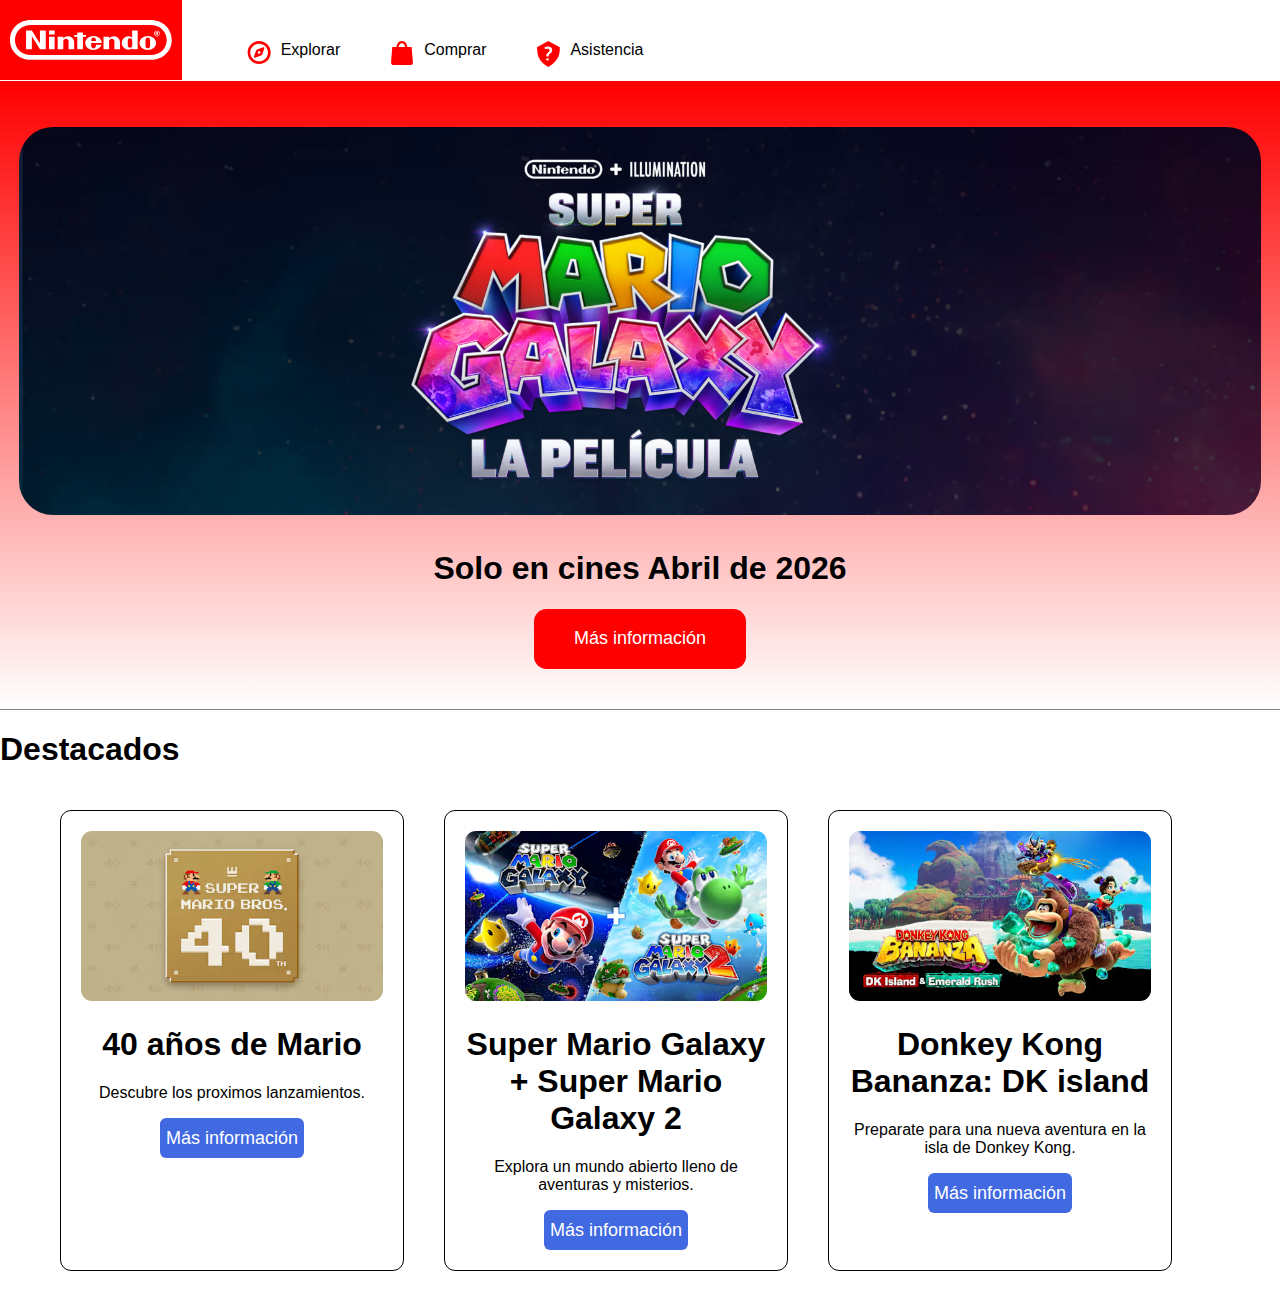
<file: pregunta 1/index.html>
<!DOCTYPE html>
<html lang="en">
<head>
    <meta charset="UTF-8">
    <meta name="viewport" content="width=device-width, initial-scale=1.0">
    <title>Document</title>
    <link href="estilos.css" rel="stylesheet" type="text/css">
</head>
<body>
    <header>
        <figure>
            <img src="img/logo.svg" alt="logo mario"/>
        </figure>
        <ul>
            <li>
                <div><img src="img/brujula.svg"></div>
                <div>Explorar</div>
            </li>
            <li>
                <div><img src="img/bolsa.svg"></div>
                <div>Comprar</div>
            </li>
            <li >
                <div><img src="img/asistencia.svg"></div>
                <div>Asistencia</div>
            </li>
        </ul>
    </header>
    <section>
        <section class="contenedorPrincipal">
            <br/>
            <br/>
            <img class="bannerMario" src="img/banner_mario.avif">
            <h1 class="tituloContenedrPrincipal">Solo en cines Abril de 2026</h1>
            <button id="botonRojo">Más información</button>
        </section>
        
    </section>
    <h1>Destacados</h1>

        <div> </div>
    <section >
        <ul class="contenedorItemsJuegos">
            <li class="itemsJuegos">
                <img class="fotosJuegos" src="img/01.avif" >
                <h1>40 años de Mario</h1>
                <p>Descubre los proximos lanzamientos.</p>
                <button class="botonAzul">Más información</button>
            </li>
            <li class="itemsJuegos">
                <img  class="fotosJuegos" src="img/02.avif" >
                <h1>Super Mario Galaxy + Super Mario Galaxy 2</h1>
                <p>Explora un mundo abierto lleno de aventuras y misterios.</p>
                <button class="botonAzul">Más información</button>
            </li>
            <li class="itemsJuegos">
                <img class="fotosJuegos" src="img/03.avif" >
                <h1>Donkey Kong Bananza: DK island</h1>
                <p>Preparate para una nueva aventura en la isla de Donkey Kong.</p>
                <button class="botonAzul">Más información</button>
            </li>
        </ul>
    </section>
    
</body>
</html>
</file>
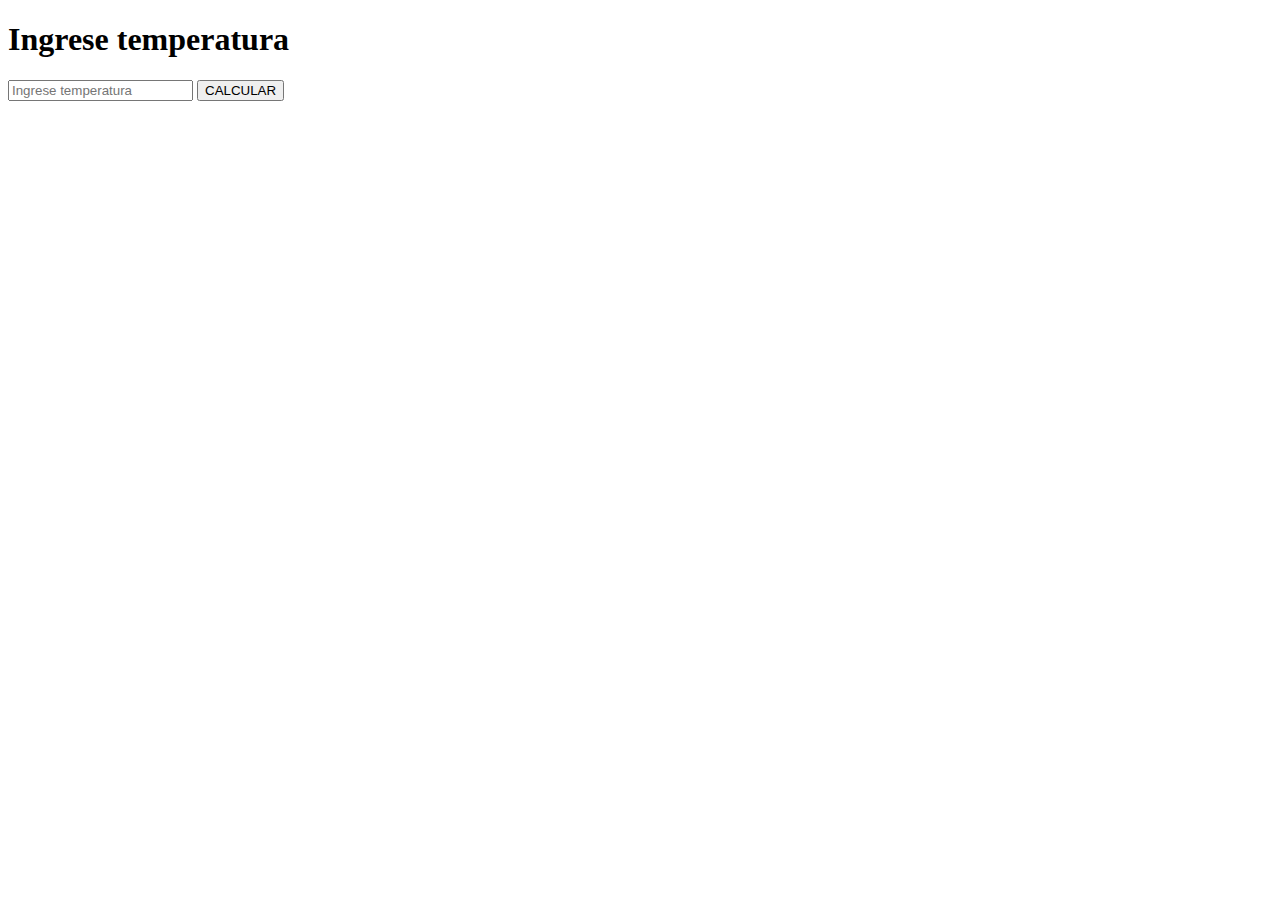
<file: pregunta 2/index.html>
<!DOCTYPE html>
<html lang="en">
<head>
    <meta charset="UTF-8">
    <meta name="viewport" content="width=device-width, initial-scale=1.0">
    <title>Document</title>
    <script src="funciones.js"></script>
</head>
<body>
    <h1>Ingrese temperatura</h1>
    <input id="inTemp" type="text" placeholder="Ingrese temperatura" />
    <button onclick="calcularTemp()">CALCULAR</button>
</body>
</html>
</file>
<file: pregunta 1/estilos.css>
body, html{
    margin: 0px;
    padding: 0px;
    font-family: Arial, sans-serif;
}

header{
    display: flex;
    height:80px ;
    border-bottom:solid 1px white;
    width: 100%;
}

 header figure{
    padding: 0px;
    margin: 0px;
    background-color: red;
    padding-left: 10px;
    padding-right: 10px;
    padding-top: 20px;
    padding-bottom: 10px;
}

figure img{
    height:40px;
}

header ul{
    display: flex;
}
header ul li{
    display: inline-flex;
    list-style-type: none;
    margin: 20px;
}

li div{
    padding: 5px;
}



.contenedorPrincipal{
    background: linear-gradient(to bottom, red, white);
    width: calc(80%-30px);
    text-align: center;
    border-bottom: solid 1px grey;
    padding-bottom: 40px;
}

.bannerMario{
    padding: 10px;
    width: 97%;
    border-radius: 1;
    align-self: center;
    border-radius: 4cap;
}
.tituloContenedrPrincipal{
    font-size: xx-large;
}

#botonRojo{
    background-color: red;
    color: white;
    border-radius: 1cap;
    border: 0px;
    height: 60px;
    padding-left: 40px;
    padding-right: 40px;
    padding-top: 15px;
    padding-bottom:15px ;
    font-size: large;
}

.contenedorItemsJuegos{
    text-align: center;
    display: flex;
    list-style-type: none;
    border: black;
    width: calc(90%);
}

.itemsJuegos{
    margin: 20px;
    border: solid black 1px;
    border-color: black;
    align-items: center;
    padding: 20px;
    border-radius: 1cap ;
    width: calc(100%);
}

.fotosJuegos{
    border-radius: 1cap;
    width: calc(100%);
}

.botonAzul{
    background-color: royalblue;
    color: white;
    border-radius: 0.5cap;
    border: 0px;
    height: 40px;
    font-size: large;
}
</file>
